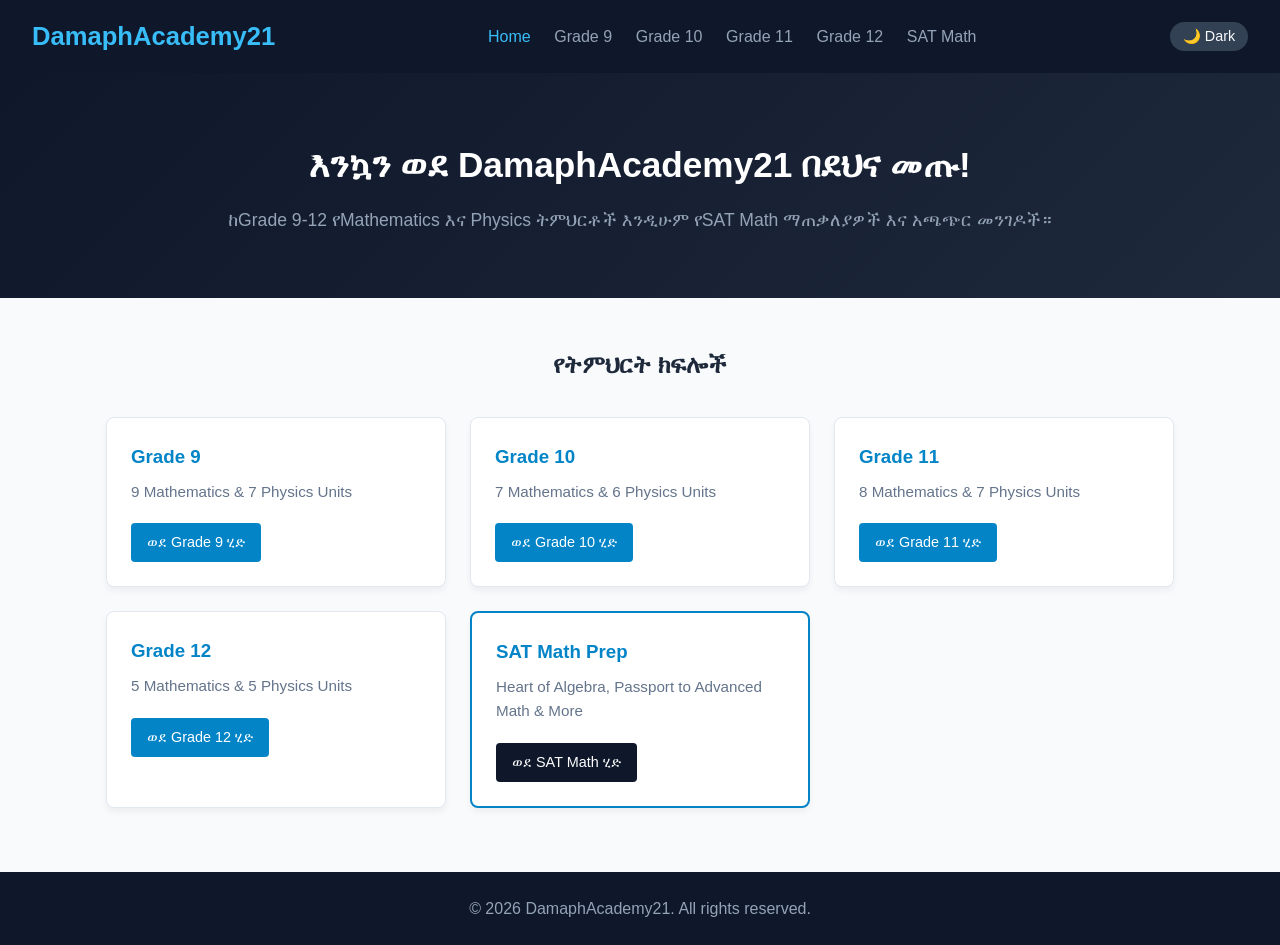
<file: index.html>
<!DOCTYPE html>
<html lang="am">
<head>
    <meta charset="UTF-8">
    <meta name="viewport" content="width=device-width, initial-scale=1.0">
    <title>DamaphAcademy21 - Home</title>
    <link rel="stylesheet" href="style.css">
</head>
<body>

    <header>
        <div class="logo">DamaphAcademy21</div>
        <nav>
            <a href="index.html" class="active">Home</a>
            <a href="grade9.html">Grade 9</a>
            <a href="grade10.html">Grade 10</a>
            <a href="grade11.html">Grade 11</a>
            <a href="grade12.html">Grade 12</a>
            <a href="sat-math.html">SAT Math</a>
        </nav>
        <button id="theme-toggle" class="theme-toggle">🌙 Dark</button>
    </header>

    <section class="hero">
        <h1>እንኳን ወደ DamaphAcademy21 በደህና መጡ!</h1>
        <p>ከGrade 9-12 የMathematics እና Physics ትምህርቶች እንዲሁም የSAT Math ማጠቃለያዎች እና አጫጭር መንገዶች።</p>
    </section>

    <section class="main-content">
        <h2>የትምህርት ክፍሎች</h2>
        <div class="grid-container">
            
            <div class="card">
                <h3>Grade 9</h3>
                <p>9 Mathematics & 7 Physics Units</p>
                <a href="grade9.html" class="btn">ወደ Grade 9 ሂድ</a>
            </div>

            <div class="card">
                <h3>Grade 10</h3>
                <p>7 Mathematics & 6 Physics Units</p>
                <a href="grade10.html" class="btn">ወደ Grade 10 ሂድ</a>
            </div>

            <div class="card">
                <h3>Grade 11</h3>
                <p>8 Mathematics & 7 Physics Units</p>
                <a href="grade11.html" class="btn">ወደ Grade 11 ሂድ</a>
            </div>

            <div class="card">
                <h3>Grade 12</h3>
                <p>5 Mathematics & 5 Physics Units</p>
                <a href="grade12.html" class="btn">ወደ Grade 12 ሂድ</a>
            </div>

            <div class="card highlight">
                <h3>SAT Math Prep</h3>
                <p>Heart of Algebra, Passport to Advanced Math & More</p>
                <a href="sat-math.html" class="btn btn-sat">ወደ SAT Math ሂድ</a>
            </div>

        </div>
    </section>

    <footer>
        <p>&copy; 2026 DamaphAcademy21. All rights reserved.</p>
    </footer>

    <script src="script.js"></script>
</body>
</html>
</file>
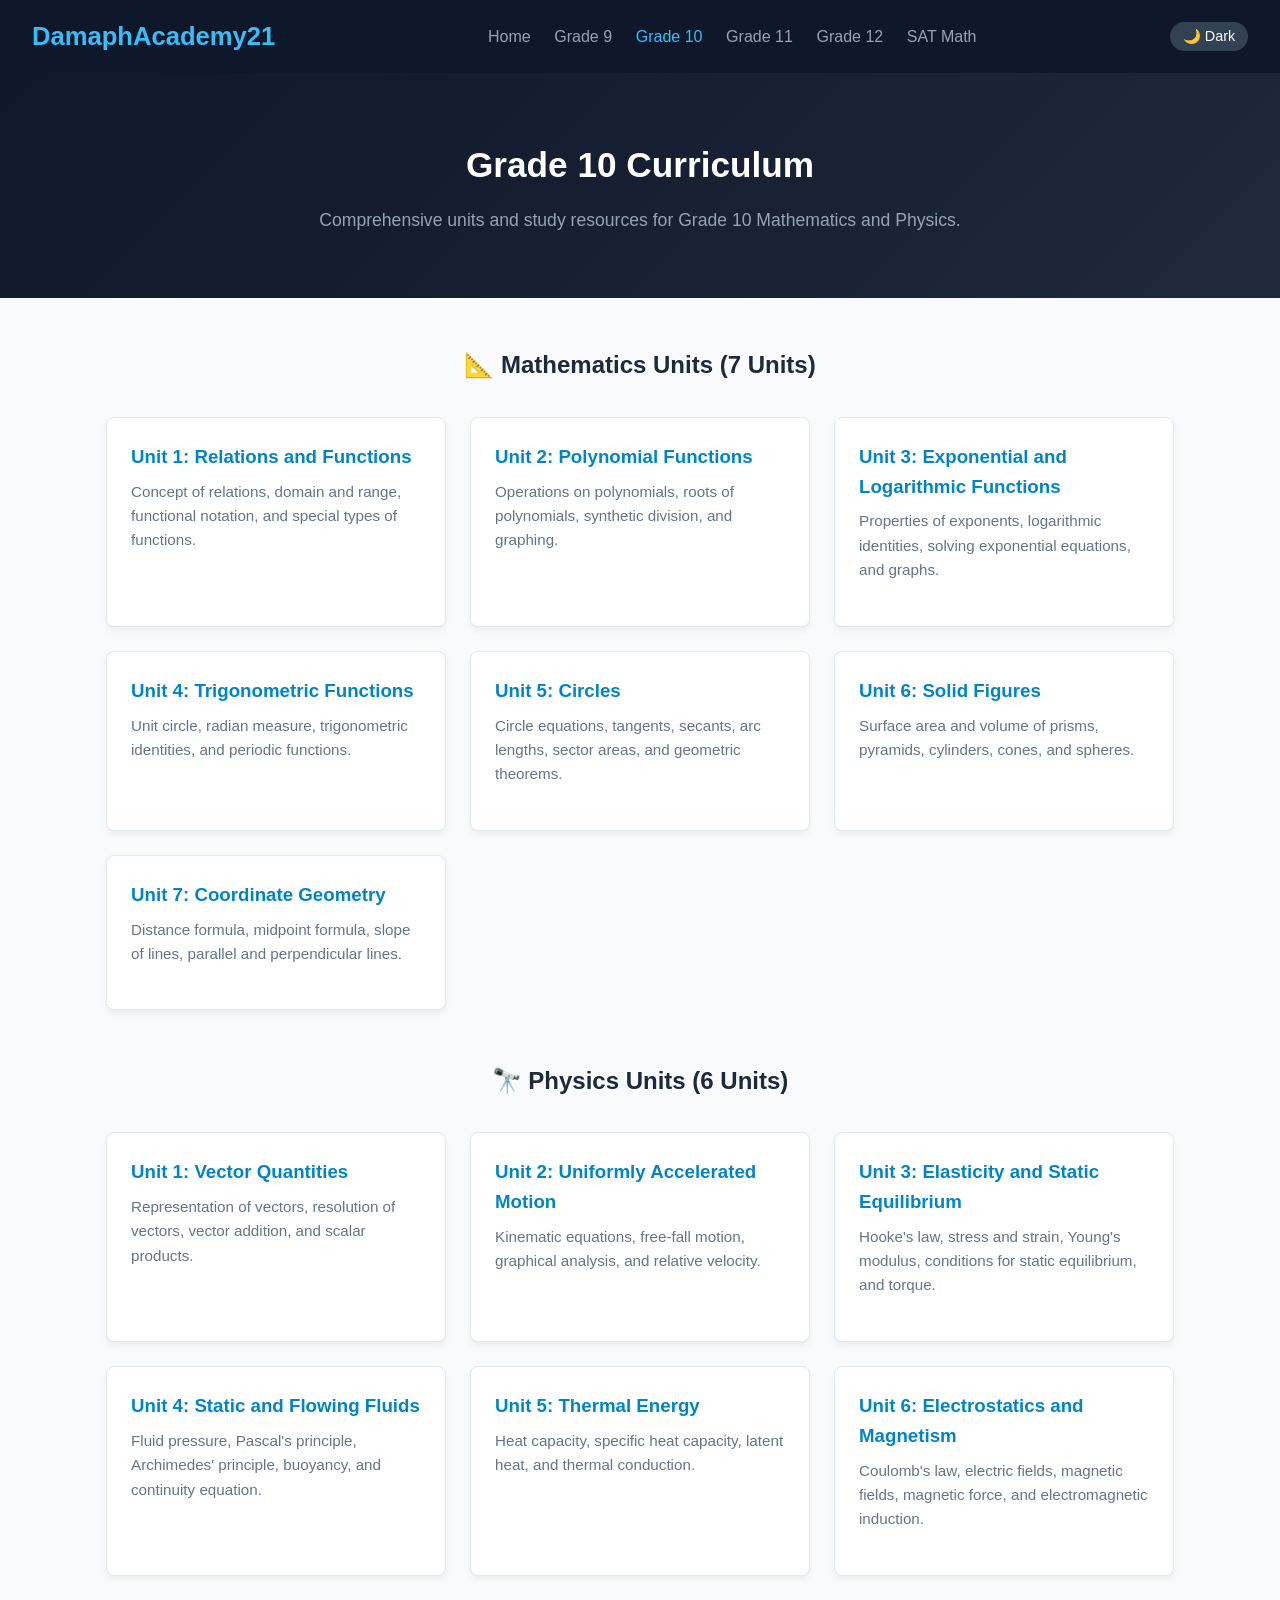
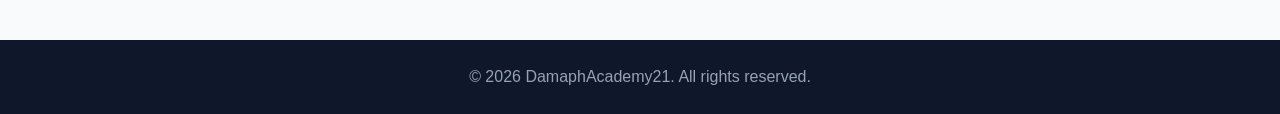
<file: grade10.html>
<!DOCTYPE html>
<html lang="en">
<head>
    <meta charset="UTF-8">
    <meta name="viewport" content="width=device-width, initial-scale=1.0">
    <title>Grade 10 - DamaphAcademy21</title>
    <link rel="stylesheet" href="style.css">
</head>
<body>

    <header>
        <div class="logo">DamaphAcademy21</div>
        <nav>
            <a href="index.html">Home</a>
            <a href="grade9.html">Grade 9</a>
            <a href="grade10.html" class="active">Grade 10</a>
            <a href="grade11.html">Grade 11</a>
            <a href="grade12.html">Grade 12</a>
            <a href="sat-math.html">SAT Math</a>
        </nav>
        <button id="theme-toggle" class="theme-toggle">🌙 Dark</button>
    </header>

    <section class="hero">
        <h1>Grade 10 Curriculum</h1>
        <p>Comprehensive units and study resources for Grade 10 Mathematics and Physics.</p>
    </section>

    <section class="main-content">
        
        <h2>📐 Mathematics Units (7 Units)</h2>
        <div class="grid-container">
            <div class="card">
                <h3>Unit 1: Relations and Functions</h3>
                <p>Concept of relations, domain and range, functional notation, and special types of functions.</p>
            </div>
            <div class="card">
                <h3>Unit 2: Polynomial Functions</h3>
                <p>Operations on polynomials, roots of polynomials, synthetic division, and graphing.</p>
            </div>
            <div class="card">
                <h3>Unit 3: Exponential and Logarithmic Functions</h3>
                <p>Properties of exponents, logarithmic identities, solving exponential equations, and graphs.</p>
            </div>
            <div class="card">
                <h3>Unit 4: Trigonometric Functions</h3>
                <p>Unit circle, radian measure, trigonometric identities, and periodic functions.</p>
            </div>
            <div class="card">
                <h3>Unit 5: Circles</h3>
                <p>Circle equations, tangents, secants, arc lengths, sector areas, and geometric theorems.</p>
            </div>
            <div class="card">
                <h3>Unit 6: Solid Figures</h3>
                <p>Surface area and volume of prisms, pyramids, cylinders, cones, and spheres.</p>
            </div>
            <div class="card">
                <h3>Unit 7: Coordinate Geometry</h3>
                <p>Distance formula, midpoint formula, slope of lines, parallel and perpendicular lines.</p>
            </div>
        </div>

        <br><br>

        <h2>🔭 Physics Units (6 Units)</h2>
        <div class="grid-container">
            <div class="card">
                <h3>Unit 1: Vector Quantities</h3>
                <p>Representation of vectors, resolution of vectors, vector addition, and scalar products.</p>
            </div>
            <div class="card">
                <h3>Unit 2: Uniformly Accelerated Motion</h3>
                <p>Kinematic equations, free-fall motion, graphical analysis, and relative velocity.</p>
            </div>
            <div class="card">
                <h3>Unit 3: Elasticity and Static Equilibrium</h3>
                <p>Hooke's law, stress and strain, Young's modulus, conditions for static equilibrium, and torque.</p>
            </div>
            <div class="card">
                <h3>Unit 4: Static and Flowing Fluids</h3>
                <p>Fluid pressure, Pascal's principle, Archimedes' principle, buoyancy, and continuity equation.</p>
            </div>
            <div class="card">
                <h3>Unit 5: Thermal Energy</h3>
                <p>Heat capacity, specific heat capacity, latent heat, and thermal conduction.</p>
            </div>
            <div class="card">
                <h3>Unit 6: Electrostatics and Magnetism</h3>
                <p>Coulomb's law, electric fields, magnetic fields, magnetic force, and electromagnetic induction.</p>
            </div>
        </div>

    </section>

    <footer>
        <p>&copy; 2026 DamaphAcademy21. All rights reserved.</p>
    </footer>

    <script src="script.js"></script>
</body>
</html>
</file>
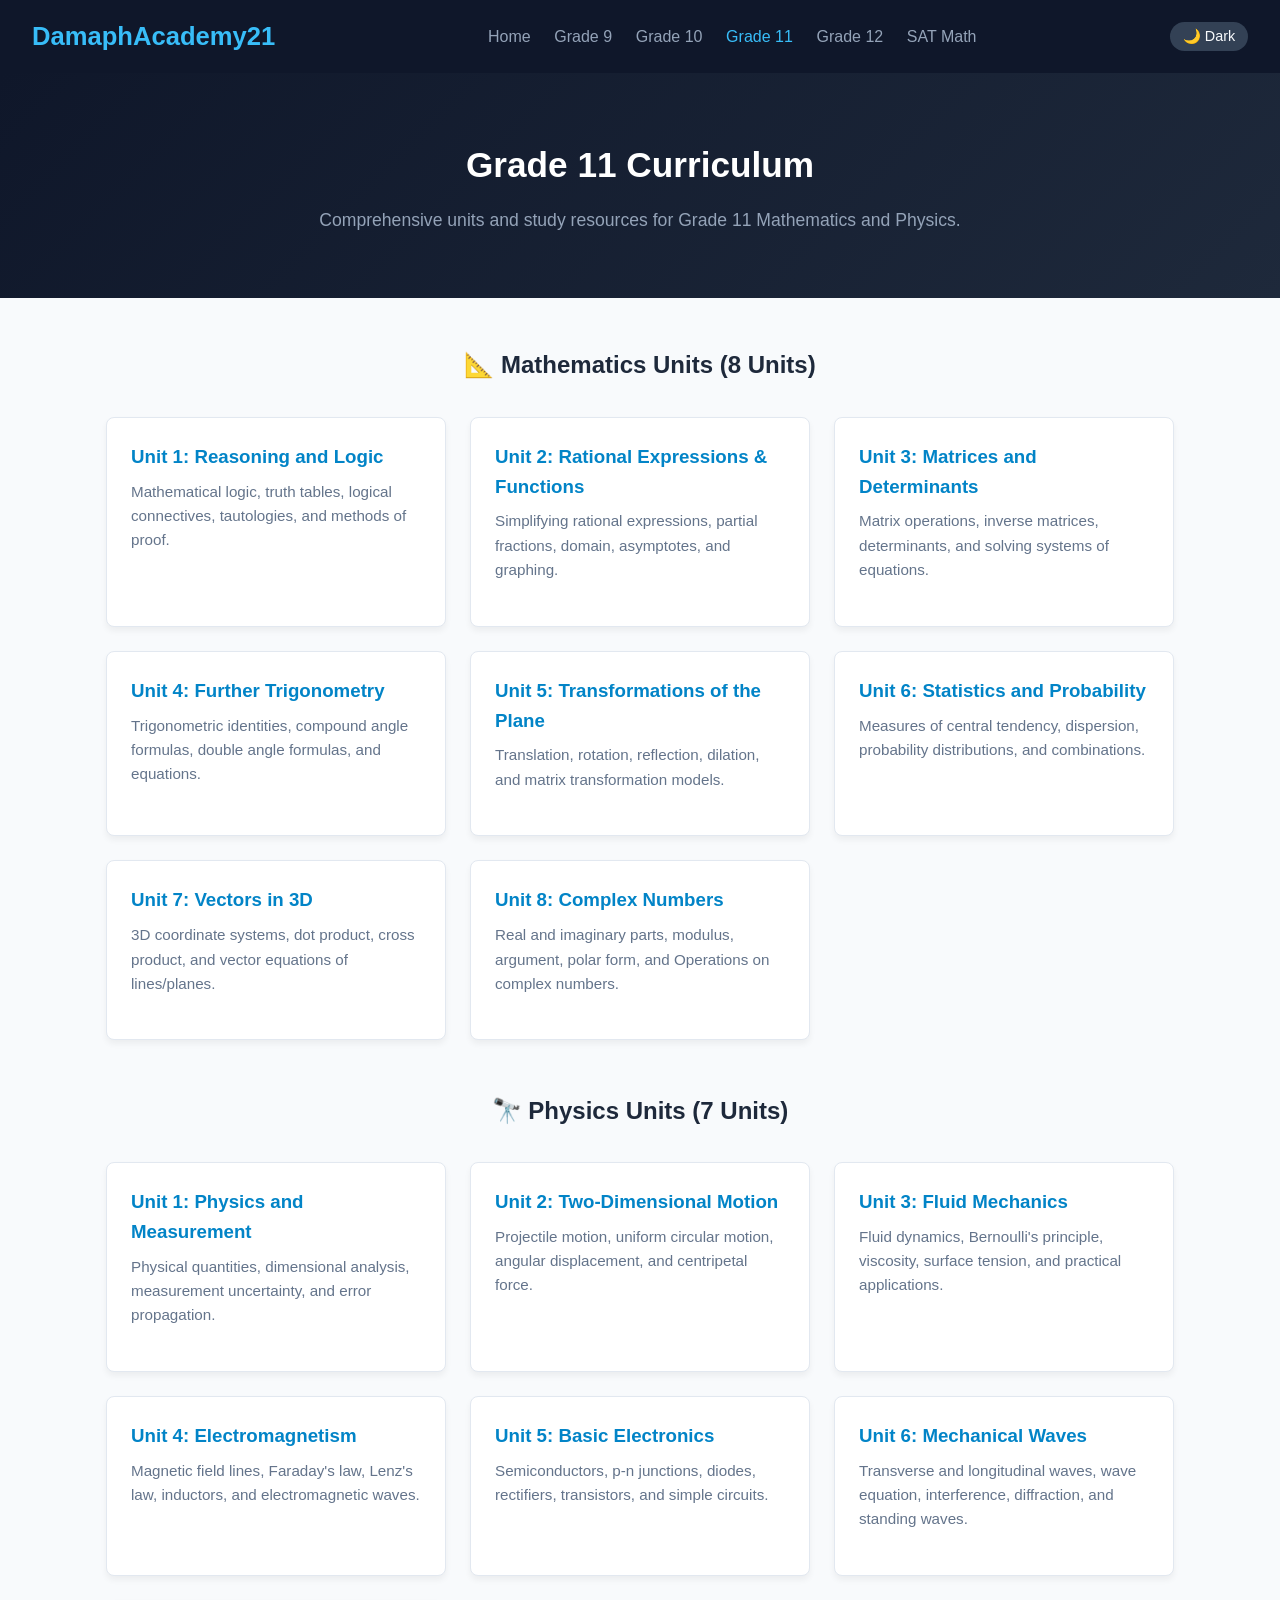
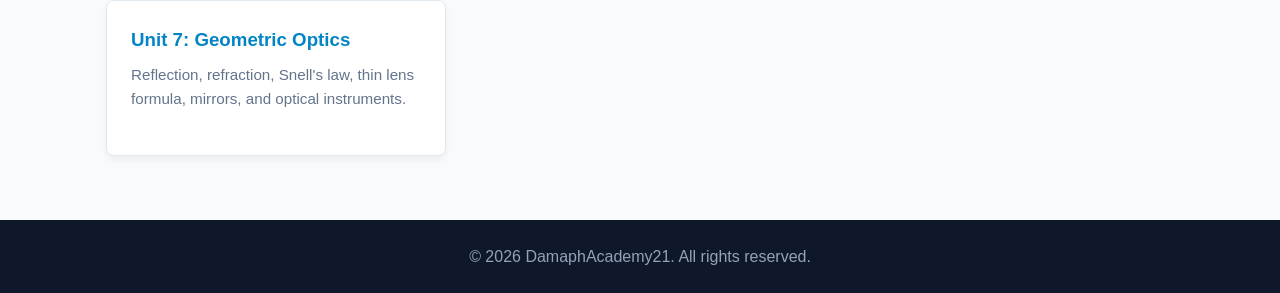
<file: grade11.html>
<!DOCTYPE html>
<html lang="en">
<head>
    <meta charset="UTF-8">
    <meta name="viewport" content="width=device-width, initial-scale=1.0">
    <title>Grade 11 - DamaphAcademy21</title>
    <link rel="stylesheet" href="style.css">
</head>
<body>

    <header>
        <div class="logo">DamaphAcademy21</div>
        <nav>
            <a href="index.html">Home</a>
            <a href="grade9.html">Grade 9</a>
            <a href="grade10.html">Grade 10</a>
            <a href="grade11.html" class="active">Grade 11</a>
            <a href="grade12.html">Grade 12</a>
            <a href="sat-math.html">SAT Math</a>
        </nav>
        <button id="theme-toggle" class="theme-toggle">🌙 Dark</button>
    </header>

    <section class="hero">
        <h1>Grade 11 Curriculum</h1>
        <p>Comprehensive units and study resources for Grade 11 Mathematics and Physics.</p>
    </section>

    <section class="main-content">
        
        <h2>📐 Mathematics Units (8 Units)</h2>
        <div class="grid-container">
            <div class="card">
                <h3>Unit 1: Reasoning and Logic</h3>
                <p>Mathematical logic, truth tables, logical connectives, tautologies, and methods of proof.</p>
            </div>
            <div class="card">
                <h3>Unit 2: Rational Expressions & Functions</h3>
                <p>Simplifying rational expressions, partial fractions, domain, asymptotes, and graphing.</p>
            </div>
            <div class="card">
                <h3>Unit 3: Matrices and Determinants</h3>
                <p>Matrix operations, inverse matrices, determinants, and solving systems of equations.</p>
            </div>
            <div class="card">
                <h3>Unit 4: Further Trigonometry</h3>
                <p>Trigonometric identities, compound angle formulas, double angle formulas, and equations.</p>
            </div>
            <div class="card">
                <h3>Unit 5: Transformations of the Plane</h3>
                <p>Translation, rotation, reflection, dilation, and matrix transformation models.</p>
            </div>
            <div class="card">
                <h3>Unit 6: Statistics and Probability</h3>
                <p>Measures of central tendency, dispersion, probability distributions, and combinations.</p>
            </div>
            <div class="card">
                <h3>Unit 7: Vectors in 3D</h3>
                <p>3D coordinate systems, dot product, cross product, and vector equations of lines/planes.</p>
            </div>
            <div class="card">
                <h3>Unit 8: Complex Numbers</h3>
                <p>Real and imaginary parts, modulus, argument, polar form, and Operations on complex numbers.</p>
            </div>
        </div>

        <br><br>

        <h2>🔭 Physics Units (7 Units)</h2>
        <div class="grid-container">
            <div class="card">
                <h3>Unit 1: Physics and Measurement</h3>
                <p>Physical quantities, dimensional analysis, measurement uncertainty, and error propagation.</p>
            </div>
            <div class="card">
                <h3>Unit 2: Two-Dimensional Motion</h3>
                <p>Projectile motion, uniform circular motion, angular displacement, and centripetal force.</p>
            </div>
            <div class="card">
                <h3>Unit 3: Fluid Mechanics</h3>
                <p>Fluid dynamics, Bernoulli's principle, viscosity, surface tension, and practical applications.</p>
            </div>
            <div class="card">
                <h3>Unit 4: Electromagnetism</h3>
                <p>Magnetic field lines, Faraday's law, Lenz's law, inductors, and electromagnetic waves.</p>
            </div>
            <div class="card">
                <h3>Unit 5: Basic Electronics</h3>
                <p>Semiconductors, p-n junctions, diodes, rectifiers, transistors, and simple circuits.</p>
            </div>
            <div class="card">
                <h3>Unit 6: Mechanical Waves</h3>
                <p>Transverse and longitudinal waves, wave equation, interference, diffraction, and standing waves.</p>
            </div>
            <div class="card">
                <h3>Unit 7: Geometric Optics</h3>
                <p>Reflection, refraction, Snell's law, thin lens formula, mirrors, and optical instruments.</p>
            </div>
        </div>

    </section>

    <footer>
        <p>&copy; 2026 DamaphAcademy21. All rights reserved.</p>
    </footer>

    <script src="script.js"></script>
</body>
</html>
</file>
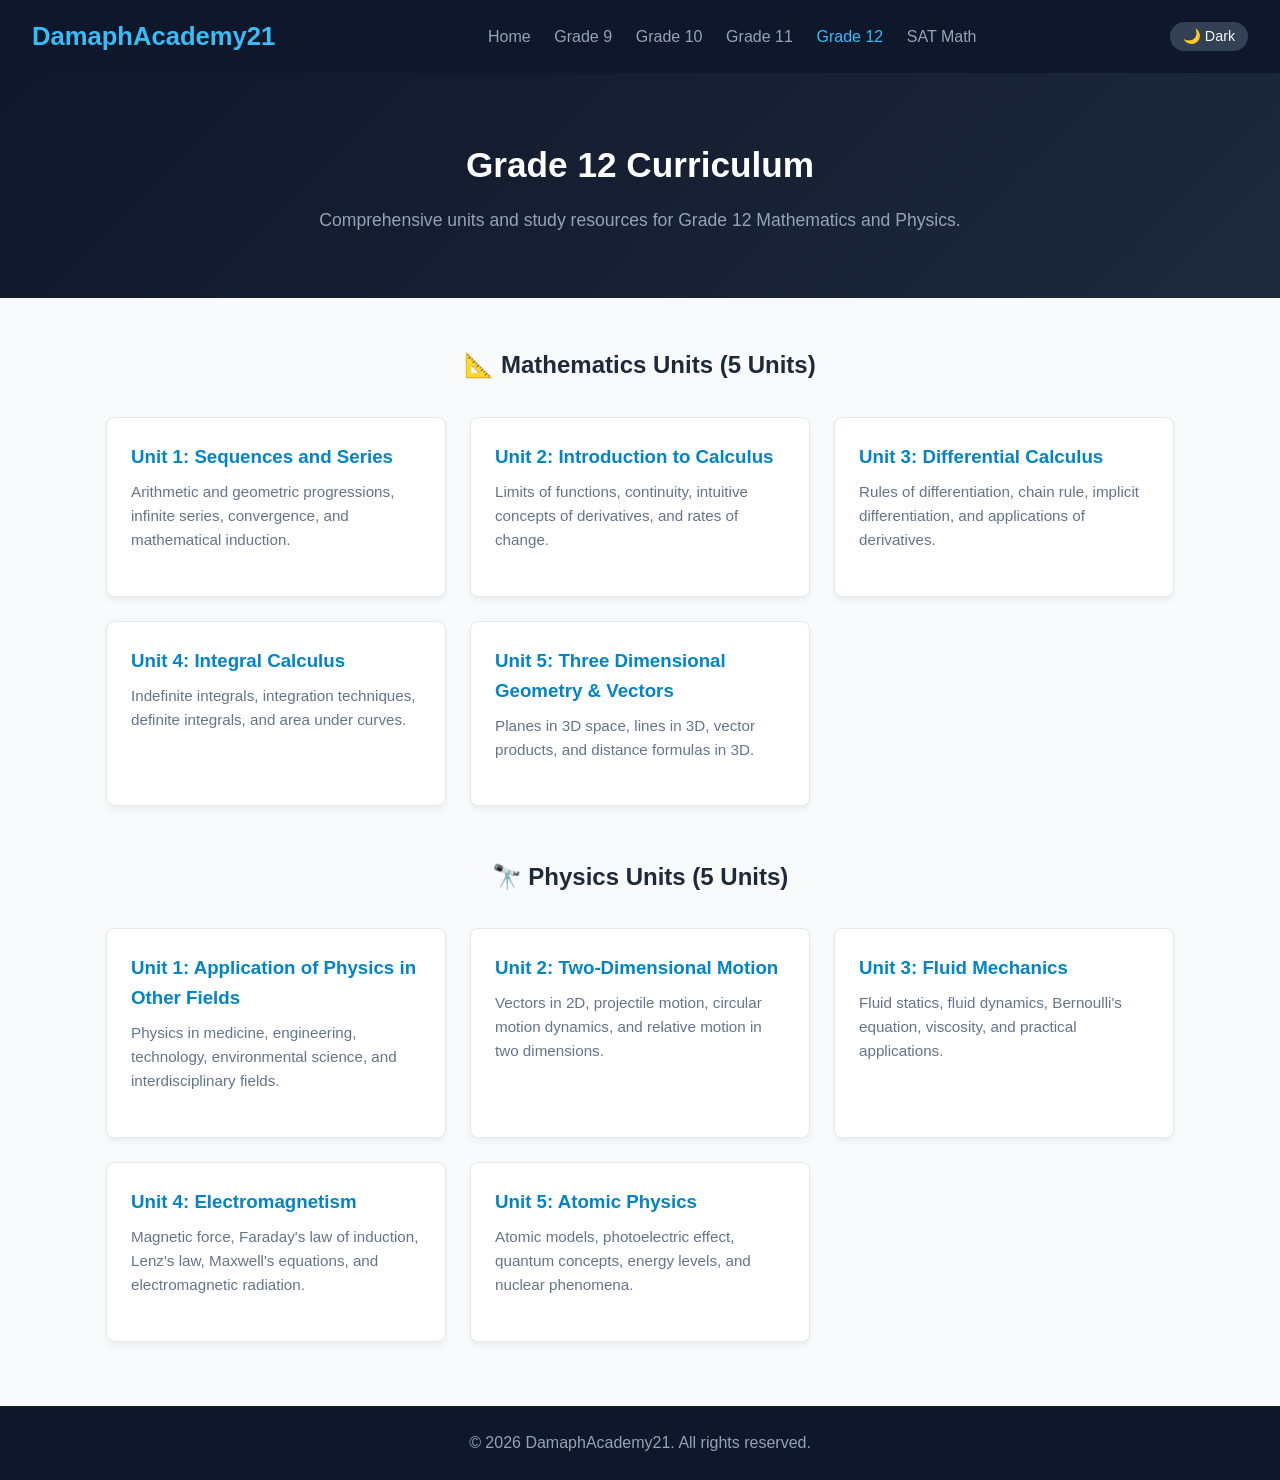
<file: grade12.html>
<!DOCTYPE html>
<html lang="en">
<head>
    <meta charset="UTF-8">
    <meta name="viewport" content="width=device-width, initial-scale=1.0">
    <title>Grade 12 - DamaphAcademy21</title>
    <link rel="stylesheet" href="style.css">
</head>
<body>

    <header>
        <div class="logo">DamaphAcademy21</div>
        <nav>
            <a href="index.html">Home</a>
            <a href="grade9.html">Grade 9</a>
            <a href="grade10.html">Grade 10</a>
            <a href="grade11.html">Grade 11</a>
            <a href="grade12.html" class="active">Grade 12</a>
            <a href="sat-math.html">SAT Math</a>
        </nav>
        <button id="theme-toggle" class="theme-toggle">🌙 Dark</button>
    </header>

    <section class="hero">
        <h1>Grade 12 Curriculum</h1>
        <p>Comprehensive units and study resources for Grade 12 Mathematics and Physics.</p>
    </section>

    <section class="main-content">
        
        <h2>📐 Mathematics Units (5 Units)</h2>
        <div class="grid-container">
            <div class="card">
                <h3>Unit 1: Sequences and Series</h3>
                <p>Arithmetic and geometric progressions, infinite series, convergence, and mathematical induction.</p>
            </div>
            <div class="card">
                <h3>Unit 2: Introduction to Calculus</h3>
                <p>Limits of functions, continuity, intuitive concepts of derivatives, and rates of change.</p>
            </div>
            <div class="card">
                <h3>Unit 3: Differential Calculus</h3>
                <p>Rules of differentiation, chain rule, implicit differentiation, and applications of derivatives.</p>
            </div>
            <div class="card">
                <h3>Unit 4: Integral Calculus</h3>
                <p>Indefinite integrals, integration techniques, definite integrals, and area under curves.</p>
            </div>
            <div class="card">
                <h3>Unit 5: Three Dimensional Geometry & Vectors</h3>
                <p>Planes in 3D space, lines in 3D, vector products, and distance formulas in 3D.</p>
            </div>
        </div>

        <br><br>

        <h2>🔭 Physics Units (5 Units)</h2>
        <div class="grid-container">
            <div class="card">
                <h3>Unit 1: Application of Physics in Other Fields</h3>
                <p>Physics in medicine, engineering, technology, environmental science, and interdisciplinary fields.</p>
            </div>
            <div class="card">
                <h3>Unit 2: Two-Dimensional Motion</h3>
                <p>Vectors in 2D, projectile motion, circular motion dynamics, and relative motion in two dimensions.</p>
            </div>
            <div class="card">
                <h3>Unit 3: Fluid Mechanics</h3>
                <p>Fluid statics, fluid dynamics, Bernoulli's equation, viscosity, and practical applications.</p>
            </div>
            <div class="card">
                <h3>Unit 4: Electromagnetism</h3>
                <p>Magnetic force, Faraday's law of induction, Lenz's law, Maxwell's equations, and electromagnetic radiation.</p>
            </div>
            <div class="card">
                <h3>Unit 5: Atomic Physics</h3>
                <p>Atomic models, photoelectric effect, quantum concepts, energy levels, and nuclear phenomena.</p>
            </div>
        </div>

    </section>

    <footer>
        <p>&copy; 2026 DamaphAcademy21. All rights reserved.</p>
    </footer>

    <script src="script.js"></script>
</body>
</html>
</file>
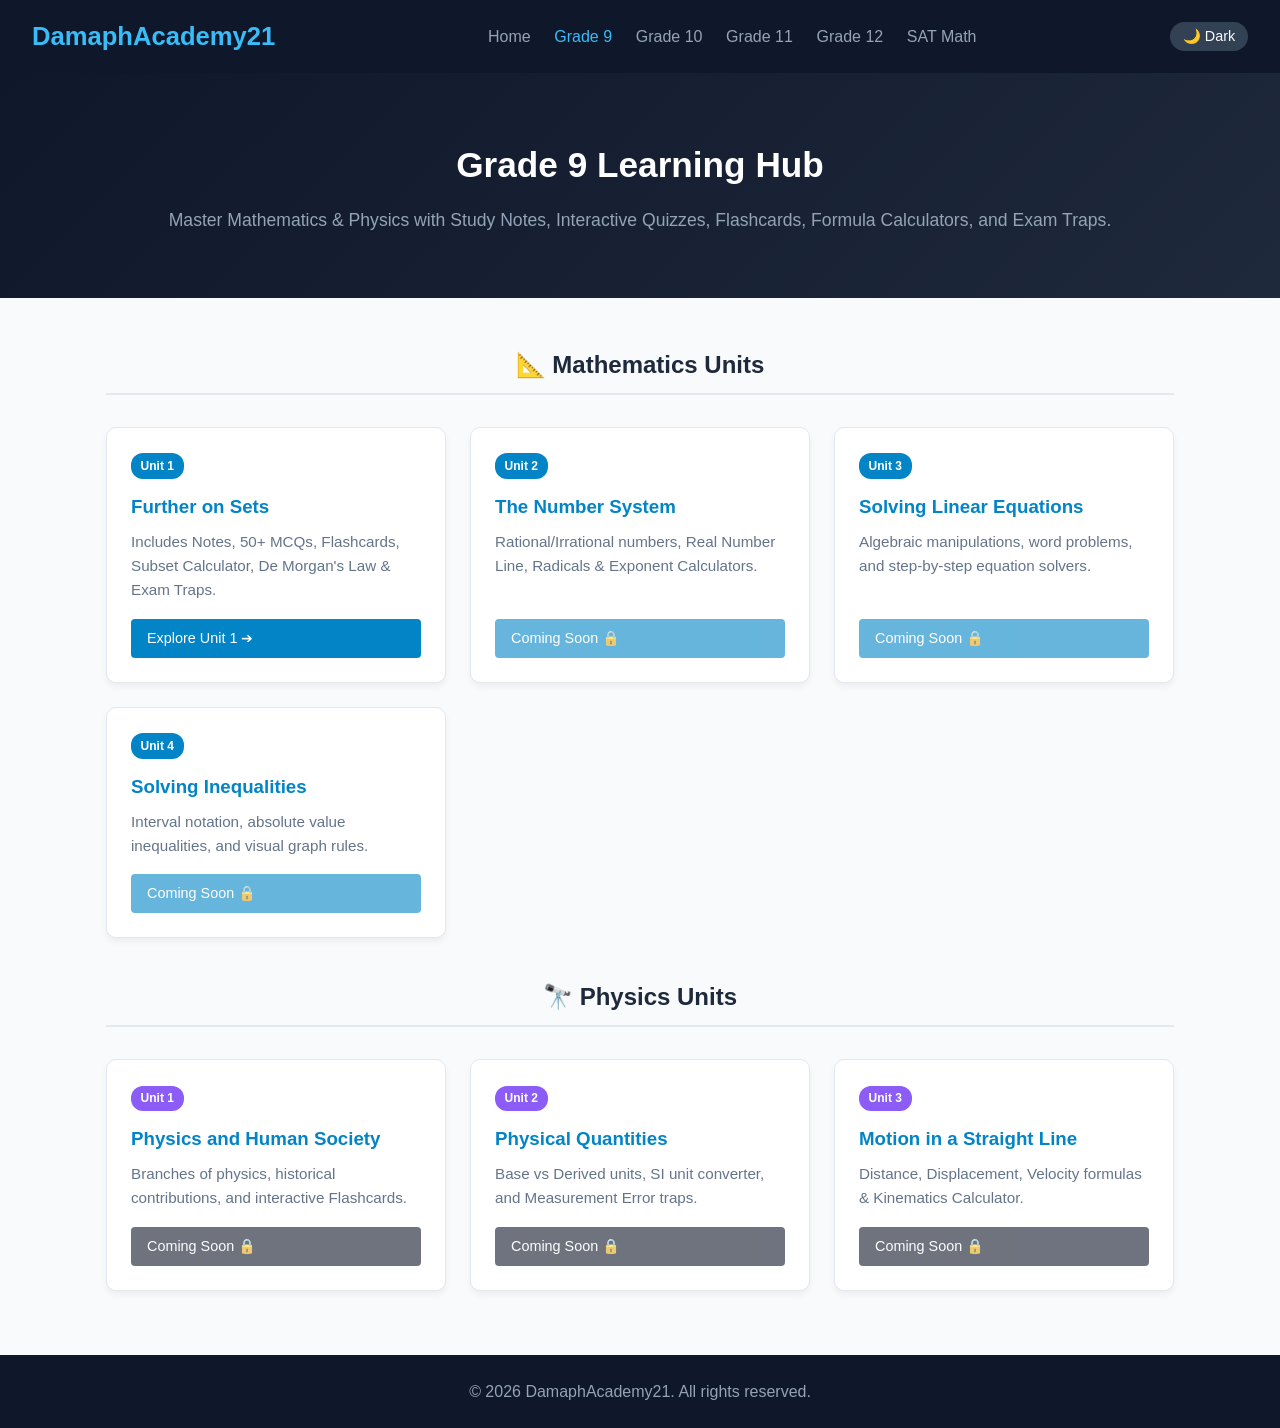
<file: grade9.html>
<!DOCTYPE html>
<html lang="en">
<head>
    <meta charset="UTF-8">
    <meta name="viewport" content="width=device-width, initial-scale=1.0">
    <title>Grade 9 Hub - DamaphAcademy21</title>
    <link rel="stylesheet" href="style.css">
    <style>
        .feature-grid {
            display: grid;
            grid-template-columns: repeat(auto-fit, minmax(280px, 1fr));
            gap: 1.5rem;
            margin-top: 1.5rem;
        }
        .feature-card {
            background: var(--card-bg);
            border: 1px solid var(--border-color);
            border-radius: 10px;
            padding: 1.5rem;
            box-shadow: 0 4px 6px rgba(0,0,0,0.05);
            display: flex;
            flex-direction: column;
            justify-content: space-between;
        }
        .feature-card h3 {
            color: var(--card-title);
            margin-bottom: 0.5rem;
        }
        .feature-card p {
            color: var(--sub-text);
            font-size: 0.95rem;
            margin-bottom: 1rem;
        }
        .badge {
            display: inline-block;
            background: #0284c7;
            color: white;
            font-size: 0.75rem;
            padding: 0.2rem 0.6rem;
            border-radius: 12px;
            font-weight: bold;
            margin-bottom: 0.8rem;
            width: fit-content;
        }
        .badge.phys { background: #8b5cf6; }
        .section-title {
            margin: 2.5rem 0 1rem 0;
            border-bottom: 2px solid var(--border-color);
            padding-bottom: 0.5rem;
        }
    </style>
</head>
<body>

    <header>
        <div class="logo">DamaphAcademy21</div>
        <nav>
            <a href="index.html">Home</a>
            <a href="grade9.html" class="active">Grade 9</a>
            <a href="grade10.html">Grade 10</a>
            <a href="grade11.html">Grade 11</a>
            <a href="grade12.html">Grade 12</a>
            <a href="sat-math.html">SAT Math</a>
        </nav>
        <button id="theme-toggle" class="theme-toggle">🌙 Dark</button>
    </header>

    <section class="hero">
        <h1>Grade 9 Learning Hub</h1>
        <p>Master Mathematics & Physics with Study Notes, Interactive Quizzes, Flashcards, Formula Calculators, and Exam Traps.</p>
    </section>

    <section class="main-content">
        
        <h2 class="section-title">📐 Mathematics Units</h2>
        <div class="feature-grid">
            
            <div class="feature-card">
                <div>
                    <span class="badge">Unit 1</span>
                    <h3>Further on Sets</h3>
                    <p>Includes Notes, 50+ MCQs, Flashcards, Subset Calculator, De Morgan's Law & Exam Traps.</p>
                </div>
                <a href="grade9-math-u1.html" class="btn">Explore Unit 1 ➔</a>
            </div>

            <div class="feature-card">
                <div>
                    <span class="badge">Unit 2</span>
                    <h3>The Number System</h3>
                    <p>Rational/Irrational numbers, Real Number Line, Radicals & Exponent Calculators.</p>
                </div>
                <a href="#" class="btn" style="opacity: 0.6; cursor: not-allowed;">Coming Soon 🔒</a>
            </div>

            <div class="feature-card">
                <div>
                    <span class="badge">Unit 3</span>
                    <h3>Solving Linear Equations</h3>
                    <p>Algebraic manipulations, word problems, and step-by-step equation solvers.</p>
                </div>
                <a href="#" class="btn" style="opacity: 0.6; cursor: not-allowed;">Coming Soon 🔒</a>
            </div>

            <div class="feature-card">
                <div>
                    <span class="badge">Unit 4</span>
                    <h3>Solving Inequalities</h3>
                    <p>Interval notation, absolute value inequalities, and visual graph rules.</p>
                </div>
                <a href="#" class="btn" style="opacity: 0.6; cursor: not-allowed;">Coming Soon 🔒</a>
            </div>

        </div>

        <h2 class="section-title">🔭 Physics Units</h2>
        <div class="feature-grid">
            
            <div class="feature-card">
                <div>
                    <span class="badge phys">Unit 1</span>
                    <h3>Physics and Human Society</h3>
                    <p>Branches of physics, historical contributions, and interactive Flashcards.</p>
                </div>
                <a href="#" class="btn btn-sat" style="opacity: 0.6; cursor: not-allowed;">Coming Soon 🔒</a>
            </div>

            <div class="feature-card">
                <div>
                    <span class="badge phys">Unit 2</span>
                    <h3>Physical Quantities</h3>
                    <p>Base vs Derived units, SI unit converter, and Measurement Error traps.</p>
                </div>
                <a href="#" class="btn btn-sat" style="opacity: 0.6; cursor: not-allowed;">Coming Soon 🔒</a>
            </div>

            <div class="feature-card">
                <div>
                    <span class="badge phys">Unit 3</span>
                    <h3>Motion in a Straight Line</h3>
                    <p>Distance, Displacement, Velocity formulas & Kinematics Calculator.</p>
                </div>
                <a href="#" class="btn btn-sat" style="opacity: 0.6; cursor: not-allowed;">Coming Soon 🔒</a>
            </div>

        </div>

    </section>

    <footer>
        <p>&copy; 2026 DamaphAcademy21. All rights reserved.</p>
    </footer>

    <script src="script.js"></script>
</body>
</html>
</file>
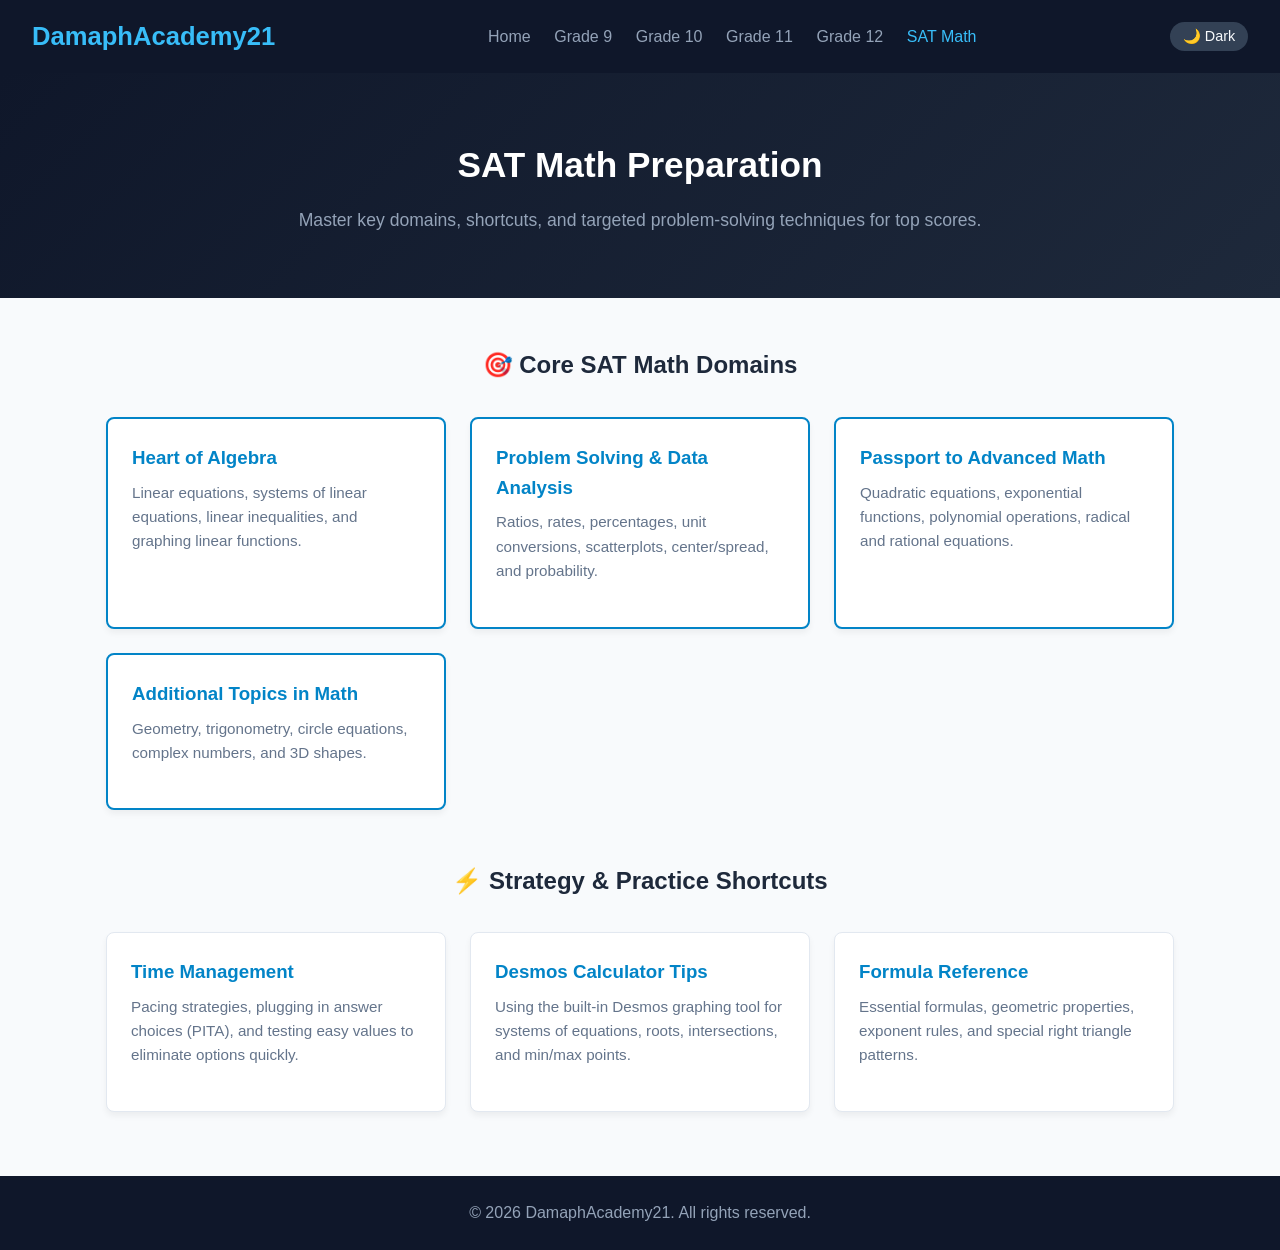
<file: sat-math.html>
<!DOCTYPE html>
<html lang="en">
<head>
    <meta charset="UTF-8">
    <meta name="viewport" content="width=device-width, initial-scale=1.0">
    <title>SAT Math Prep - DamaphAcademy21</title>
    <link rel="stylesheet" href="style.css">
</head>
<body>

    <header>
        <div class="logo">DamaphAcademy21</div>
        <nav>
            <a href="index.html">Home</a>
            <a href="grade9.html">Grade 9</a>
            <a href="grade10.html">Grade 10</a>
            <a href="grade11.html">Grade 11</a>
            <a href="grade12.html">Grade 12</a>
            <a href="sat-math.html" class="active">SAT Math</a>
        </nav>
        <button id="theme-toggle" class="theme-toggle">🌙 Dark</button>
    </header>

    <section class="hero">
        <h1>SAT Math Preparation</h1>
        <p>Master key domains, shortcuts, and targeted problem-solving techniques for top scores.</p>
    </section>

    <section class="main-content">
        
        <h2>🎯 Core SAT Math Domains</h2>
        <div class="grid-container">
            <div class="card highlight">
                <h3>Heart of Algebra</h3>
                <p>Linear equations, systems of linear equations, linear inequalities, and graphing linear functions.</p>
            </div>
            <div class="card highlight">
                <h3>Problem Solving & Data Analysis</h3>
                <p>Ratios, rates, percentages, unit conversions, scatterplots, center/spread, and probability.</p>
            </div>
            <div class="card highlight">
                <h3>Passport to Advanced Math</h3>
                <p>Quadratic equations, exponential functions, polynomial operations, radical and rational equations.</p>
            </div>
            <div class="card highlight">
                <h3>Additional Topics in Math</h3>
                <p>Geometry, trigonometry, circle equations, complex numbers, and 3D shapes.</p>
            </div>
        </div>

        <br><br>

        <h2>⚡ Strategy & Practice Shortcuts</h2>
        <div class="grid-container">
            <div class="card">
                <h3>Time Management</h3>
                <p>Pacing strategies, plugging in answer choices (PITA), and testing easy values to eliminate options quickly.</p>
            </div>
            <div class="card">
                <h3>Desmos Calculator Tips</h3>
                <p>Using the built-in Desmos graphing tool for systems of equations, roots, intersections, and min/max points.</p>
            </div>
            <div class="card">
                <h3>Formula Reference</h3>
                <p>Essential formulas, geometric properties, exponent rules, and special right triangle patterns.</p>
            </div>
        </div>

    </section>

    <footer>
        <p>&copy; 2026 DamaphAcademy21. All rights reserved.</p>
    </footer>

    <script src="script.js"></script>
</body>
</html>
</file>
<file: style.css>
:root {
    --bg-color: #f8fafc;
    --text-color: #1e293b;
    --card-bg: #ffffff;
    --border-color: #e2e8f0;
    --header-bg: #0f172a;
    --hero-bg: linear-gradient(135deg, #0f172a 0%, #1e293b 100%);
    --card-title: #0284c7;
    --sub-text: #64748b;
}

[data-theme="dark"] {
    --bg-color: #0f172a;
    --text-color: #f8fafc;
    --card-bg: #1e293b;
    --border-color: #334155;
    --header-bg: #020617;
    --hero-bg: linear-gradient(135deg, #020617 0%, #0f172a 100%);
    --card-title: #38bdf8;
    --sub-text: #94a3b8;
}

* {
    margin: 0;
    padding: 0;
    box-sizing: border-box;
    font-family: 'Segoe UI', Tahoma, Geneva, Verdana, sans-serif;
    transition: background-color 0.3s, color 0.3s;
}

body {
    background-color: var(--bg-color);
    color: var(--text-color);
    line-height: 1.6;
}

header {
    background-color: var(--header-bg);
    padding: 1rem 2rem;
    display: flex;
    justify-content: space-between;
    align-items: center;
    box-shadow: 0 2px 5px rgba(0,0,0,0.2);
    flex-wrap: wrap;
    gap: 1rem;
}

.logo {
    color: #38bdf8;
    font-size: 1.6rem;
    font-weight: bold;
}

nav a {
    color: #94a3b8;
    text-decoration: none;
    margin-left: 1.2rem;
    font-weight: 500;
}

nav a:hover, nav a.active {
    color: #38bdf8;
}

.theme-toggle {
    background: #334155;
    border: none;
    color: #f8fafc;
    padding: 0.4rem 0.8rem;
    border-radius: 20px;
    cursor: pointer;
    font-size: 0.9rem;
    display: flex;
    align-items: center;
    gap: 0.4rem;
}

.hero {
    background: var(--hero-bg);
    color: white;
    text-align: center;
    padding: 4rem 1rem;
}

.hero h1 {
    font-size: 2.2rem;
    margin-bottom: 0.8rem;
}

.hero p {
    color: #94a3b8;
    font-size: 1.1rem;
}

.main-content {
    max-width: 1100px;
    margin: 3rem auto;
    padding: 0 1rem;
}

.main-content h2 {
    text-align: center;
    margin-bottom: 2rem;
}

.grid-container {
    display: grid;
    grid-template-columns: repeat(auto-fit, minmax(250px, 1fr));
    gap: 1.5rem;
}

.card {
    background: var(--card-bg);
    padding: 1.5rem;
    border-radius: 8px;
    border: 1px solid var(--border-color);
    box-shadow: 0 4px 6px rgba(0,0,0,0.05);
}

.card.highlight {
    border: 2px solid #0284c7;
}

.card h3 {
    color: var(--card-title);
    margin-bottom: 0.5rem;
}

.card p {
    color: var(--sub-text);
    font-size: 0.95rem;
    margin-bottom: 1.2rem;
}

.btn {
    display: inline-block;
    background-color: #0284c7;
    color: white;
    padding: 0.5rem 1rem;
    text-decoration: none;
    border-radius: 4px;
    font-size: 0.9rem;
}

.btn-sat {
    background-color: #0f172a;
}

/* Interactive Quiz Styling */
.quiz-card {
    background: var(--card-bg);
    border: 1px solid var(--border-color);
    padding: 1.5rem;
    margin-bottom: 1.5rem;
    border-radius: 10px;
    box-shadow: 0 4px 6px rgba(0,0,0,0.05);
}

.quiz-card h4 {
    margin-bottom: 1rem;
    color: var(--card-title);
    font-size: 1.1rem;
}

.options-grid {
    display: grid;
    grid-template-columns: 1fr 1fr;
    gap: 10px;
}

@media (max-width: 600px) {
    .options-grid {
        grid-template-columns: 1fr;
    }
}

.option-btn {
    padding: 0.8rem;
    border: 1px solid var(--border-color);
    background: var(--bg-color);
    color: var(--text-color);
    border-radius: 6px;
    cursor: pointer;
    font-size: 0.95rem;
    text-align: left;
    transition: all 0.2s;
}

.option-btn:hover {
    border-color: #0284c7;
}

footer {
    text-align: center;
    padding: 1.5rem;
    background: var(--header-bg);
    color: #94a3b8;
    margin-top: 4rem;
}
</file>
